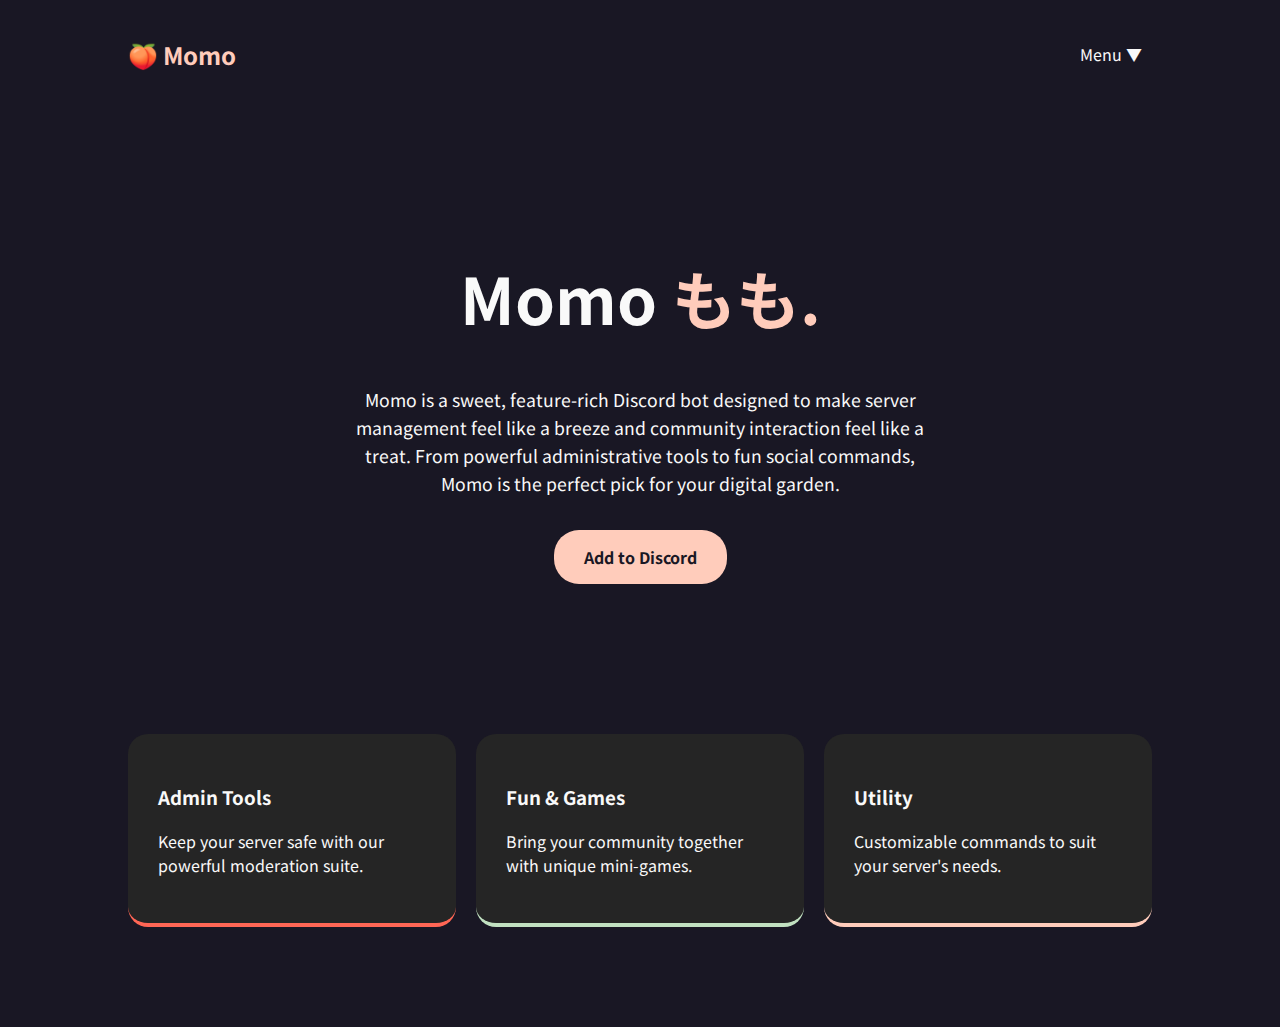
<file: index.html>
<!DOCTYPE html>
<html lang="en">
<head>
    <meta charset="UTF-8">
    <meta name="viewport" content="width=device-width, initial-scale=1.0">
    <title>Momo Bot | Stay Peachy</title>
    <link rel="preconnect" href="https://fonts.googleapis.com">
    <link rel="preconnect" href="https://fonts.gstatic.com" crossorigin>
    <link href="https://fonts.googleapis.com/css2?family=Noto+Sans+JP:wght@400;700&display=swap" rel="stylesheet">
    <link rel="stylesheet" href="style.css">
    <style>
        body {
            font-family: 'Noto Sans JP', sans-serif;
        }
    </style>
</head>
<body>

    <nav>
        <div class="logo" id="momo-logo">🍑 Momo</div>
        <div class="dropdown">
            <button class="dropbtn">Menu ▼</button>
            <div class="dropdown-content">
                <a href="#features">Features</a>
                <a href="#">Invite</a>
                <a href="#">Support</a>
                <a href="https://github.com/momo-b0t/momo-bot">GitHub</a>
            </div>
        </div>
    </nav>

    <header class="hero">
        <div class="hero-content">
            <h1 class="floating">Momo <span class="accent-peach">もも.</span></h1>
            <p>Momo is a sweet, feature-rich Discord bot designed to make server management feel like a breeze and community interaction feel like a treat. From powerful administrative tools to fun social commands, Momo is the perfect pick for your digital garden.</p>
            <a href="https://discord.com/oauth2/authorize?client_id=1461343342758592544&permissions=8&integration_type=0&scope=bot+applications.commands" class="btn-primary">Add to Discord</a>
        </div>
    </header>

    <section id="features" class="grid">
        <div class="card card-admin">
            <h3>Admin Tools</h3>
            <p>Keep your server safe with our powerful moderation suite.</p>
        </div>
        <div class="card card-fun">
            <h3>Fun & Games</h3>
            <p>Bring your community together with unique mini-games.</p>
        </div>
        <div class="card card-misc">
            <h3>Utility</h3>
            <p>Customizable commands to suit your server's needs.</p>
        </div>
    </section>

    <script src="script.js"></script>
</body>
</html>
</file>
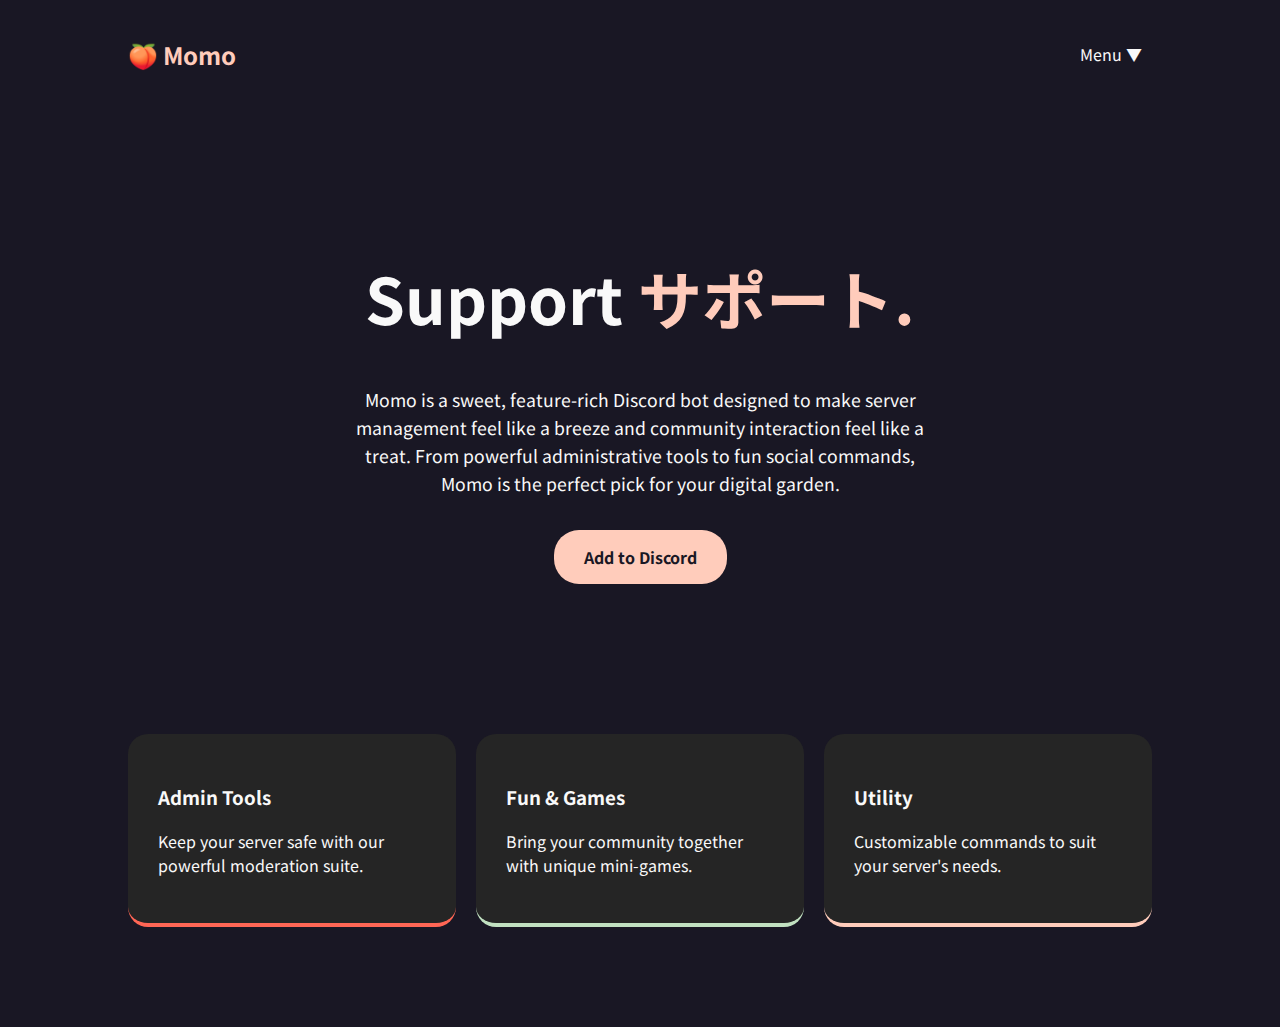
<file: support.html>
<!DOCTYPE html>
<html lang="en">
<head>
    <meta charset="UTF-8">
    <meta name="viewport" content="width=device-width, initial-scale=1.0">
    <title>Momo Bot | Stay Peachy</title>
    <link rel="icon" href="data:image/svg+xml,<svg xmlns=%22http://www.w3.org/2000/svg%22 viewBox=%220 0 100 100%22><text y=%22.9em%22 font-size=%2290%22>🍑</text></svg>">
    <link rel="preconnect" href="https://fonts.googleapis.com">
    <link rel="preconnect" href="https://fonts.gstatic.com" crossorigin>
    <link href="https://fonts.googleapis.com/css2?family=Noto+Sans+JP:wght@400;700&display=swap" rel="stylesheet">
    <link rel="stylesheet" href="style.css">
    <style>
        body {
            font-family: 'Noto Sans JP', sans-serif;
        }
    </style>
</head>
<body>

    <nav>
        <div class="logo" id="momo-logo">🍑 Momo</div>
        <div class="dropdown">
            <button class="dropbtn">Menu ▼</button>
            <div class="dropdown-content">
                <a href="features.html">Features</a>
                <a href="https://discord.com/oauth2/authorize?client_id=1461343342758592544&permissions=8&integration_type=0&scope=bot+applications.commands">Invite</a>
                <a href="support.html">Support</a>
                <a href="https://github.com/momo-b0t/momo-bot">GitHub</a>
            </div>
        </div>
    </nav>

    <header class="hero">
        <div class="hero-content">
            <h1 class="floating">Support <span class="accent-peach">サポート.</span></h1>
            <p>Momo is a sweet, feature-rich Discord bot designed to make server management feel like a breeze and community interaction feel like a treat. From powerful administrative tools to fun social commands, Momo is the perfect pick for your digital garden.</p>
            <a href="https://discord.com/oauth2/authorize?client_id=1461343342758592544&permissions=8&integration_type=0&scope=bot+applications.commands" class="btn-primary">Add to Discord</a>
        </div>
    </header>

    <section id="features" class="grid">
        <div class="card card-admin">
            <h3>Admin Tools</h3>
            <p>Keep your server safe with our powerful moderation suite.</p>
        </div>
        <div class="card card-fun">
            <h3>Fun & Games</h3>
            <p>Bring your community together with unique mini-games.</p>
        </div>
        <div class="card card-misc">
            <h3>Utility</h3>
            <p>Customizable commands to suit your server's needs.</p>
        </div>
    </section>

    <script src="script.js"></script>
</body>
</html>
</file>
<file: style.css>
:root {
    --bg-dark: #191724;
    --primary-peach: #FFCCBB;
    --mint: #C1E1C1;
    --orange: #FF8833;
    --soft-red: #FF6655;
    --white: #F9F9F9;
}

body {
    background-color: var(--bg-dark);
    color: var(--white);
    font-family: 'Segoe UI', Tahoma, Geneva, Verdana, sans-serif;
    margin: 0;
    overflow-x: hidden;
}

/* Navigation */
nav {
    display: flex;
    justify-content: space-between;
    padding: 2rem 10%;
    align-items: center;
}

.logo {
    font-size: 1.5rem;
    font-weight: bold;
    color: var(--primary-peach);
    cursor: pointer;
    transition: transform 0.3s ease;
}

.logo:hover {
    transform: scale(1.1) rotate(5deg);
}

/* Dropdown Menu */
.dropdown {
    position: relative;
    display: inline-block;
}

.dropbtn {
    background-color: transparent;
    color: var(--white);
    padding: 10px;
    font-size: 1rem;
    border: none;
    cursor: pointer;
    font-family: inherit;
}

.dropdown-content {
    display: none;
    position: absolute;
    right: 0;
    background-color: #252525;
    min-width: 160px;
    box-shadow: 0px 8px 16px 0px rgba(0,0,0,0.2);
    z-index: 1;
    border-radius: 10px;
    overflow: hidden;
}

.dropdown-content a {
    color: var(--white);
    padding: 12px 16px;
    text-decoration: none;
    display: block;
}

.dropdown-content a:hover {
    background-color: var(--primary-peach);
    color: var(--bg-dark);
}

.dropdown:hover .dropdown-content {
    display: block;
}

/* Hero Section */
.hero {
    text-align: center;
    padding: 100px 20px;
}

.hero p {
    max-width: 600px;
    margin: 1.5rem auto 2rem;
    font-size: 1.1rem;
    line-height: 1.6;
}

.accent-peach { color: var(--primary-peach); }

.floating {
    animation: float 3s ease-in-out infinite;
    font-size: 4rem;
}

@keyframes float {
    0% { transform: translateY(0px); }
    50% { transform: translateY(-20px); }
    100% { transform: translateY(0px); }
}

/* Buttons */
.btn-primary {
    background-color: var(--primary-peach);
    border: none;
    padding: 15px 30px;
    border-radius: 25px;
    font-weight: bold;
    cursor: pointer;
    transition: 0.3s;
    display: inline-block;
    text-decoration: none;
    color: var(--bg-dark);
}

.btn-primary:hover {
    background-color: var(--orange);
    box-shadow: 0 0 15px var(--primary-peach);
}

/* Features Grid */
.grid {
    display: grid;
    grid-template-columns: repeat(auto-fit, minmax(250px, 1fr));
    gap: 20px;
    padding: 50px 10% 100px;
}

.card {
    background: #252525;
    padding: 30px;
    border-radius: 20px;
    border-bottom: 4px solid var(--primary-peach);
    transition: transform 0.3s;
}

.card:hover {
    transform: translateY(-10px);
}

.card-admin { border-color: var(--soft-red); }
.card-fun { border-color: var(--mint); }
</file>
